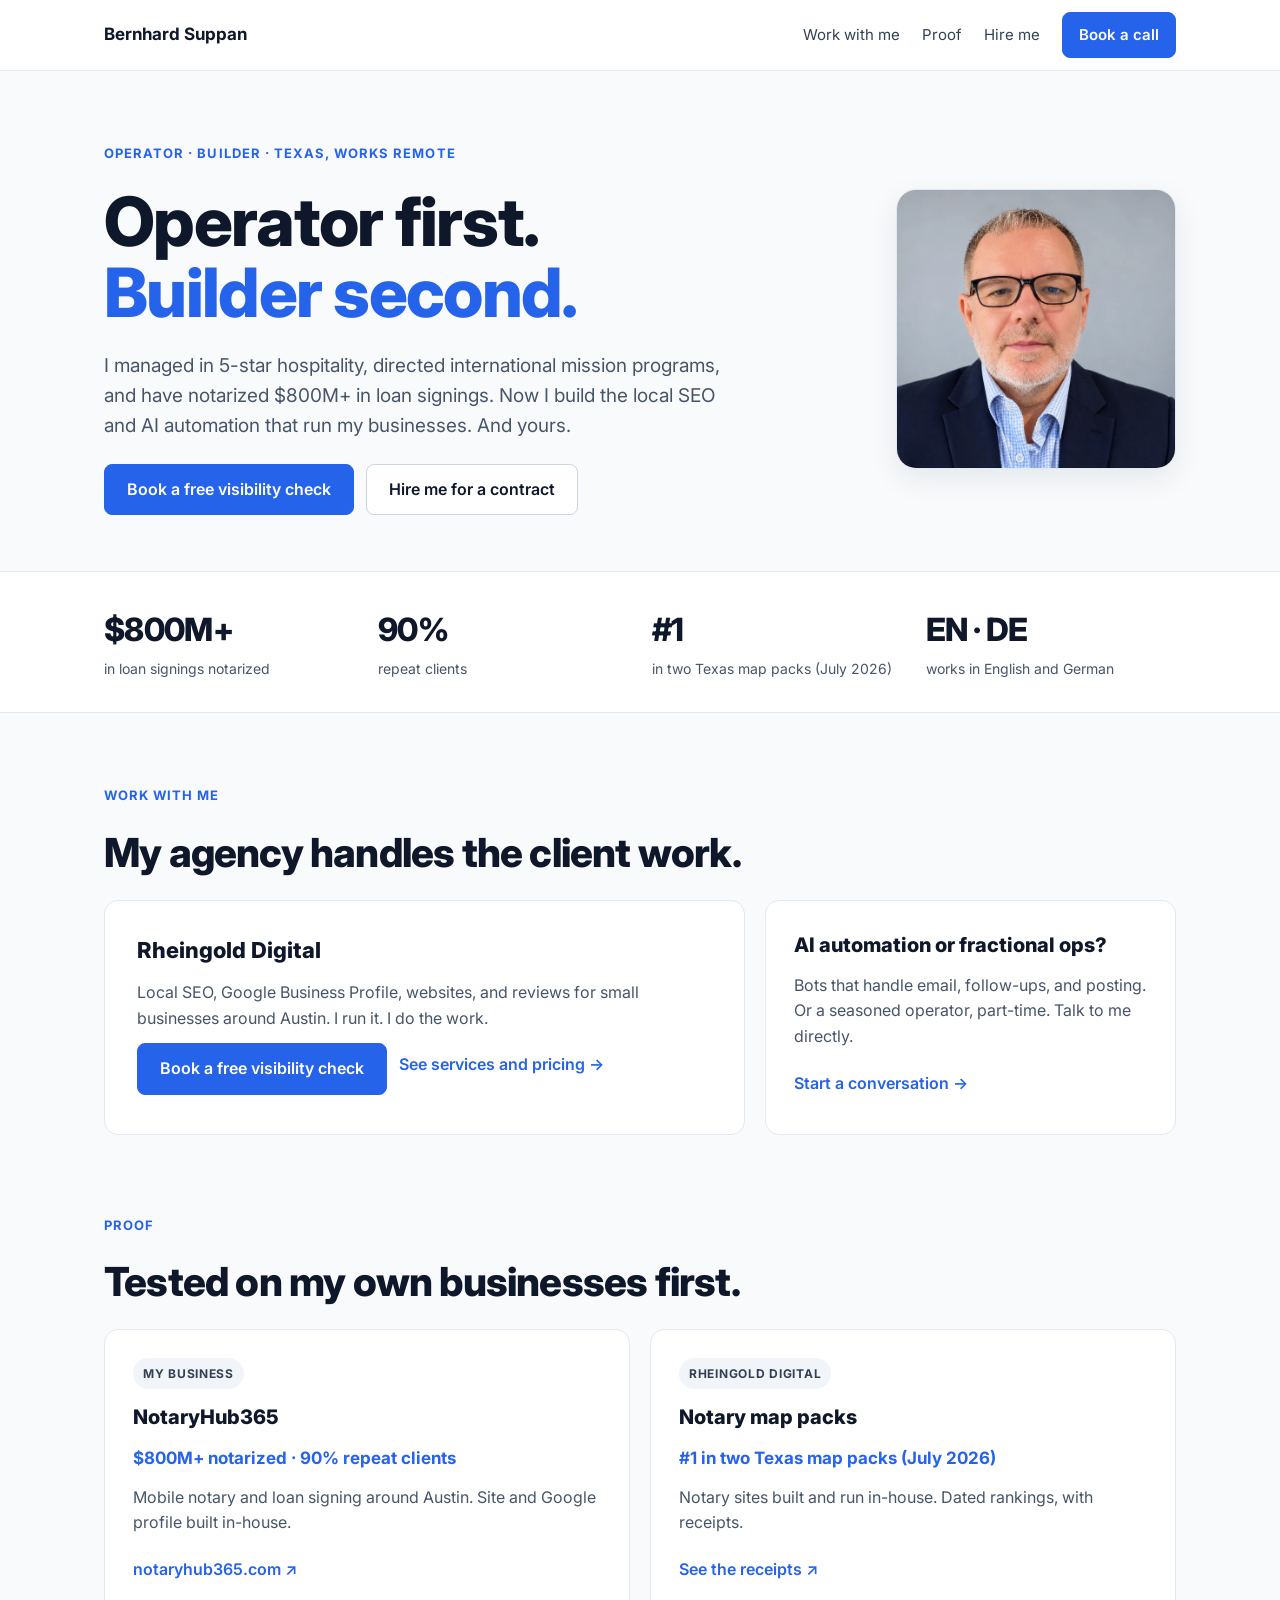
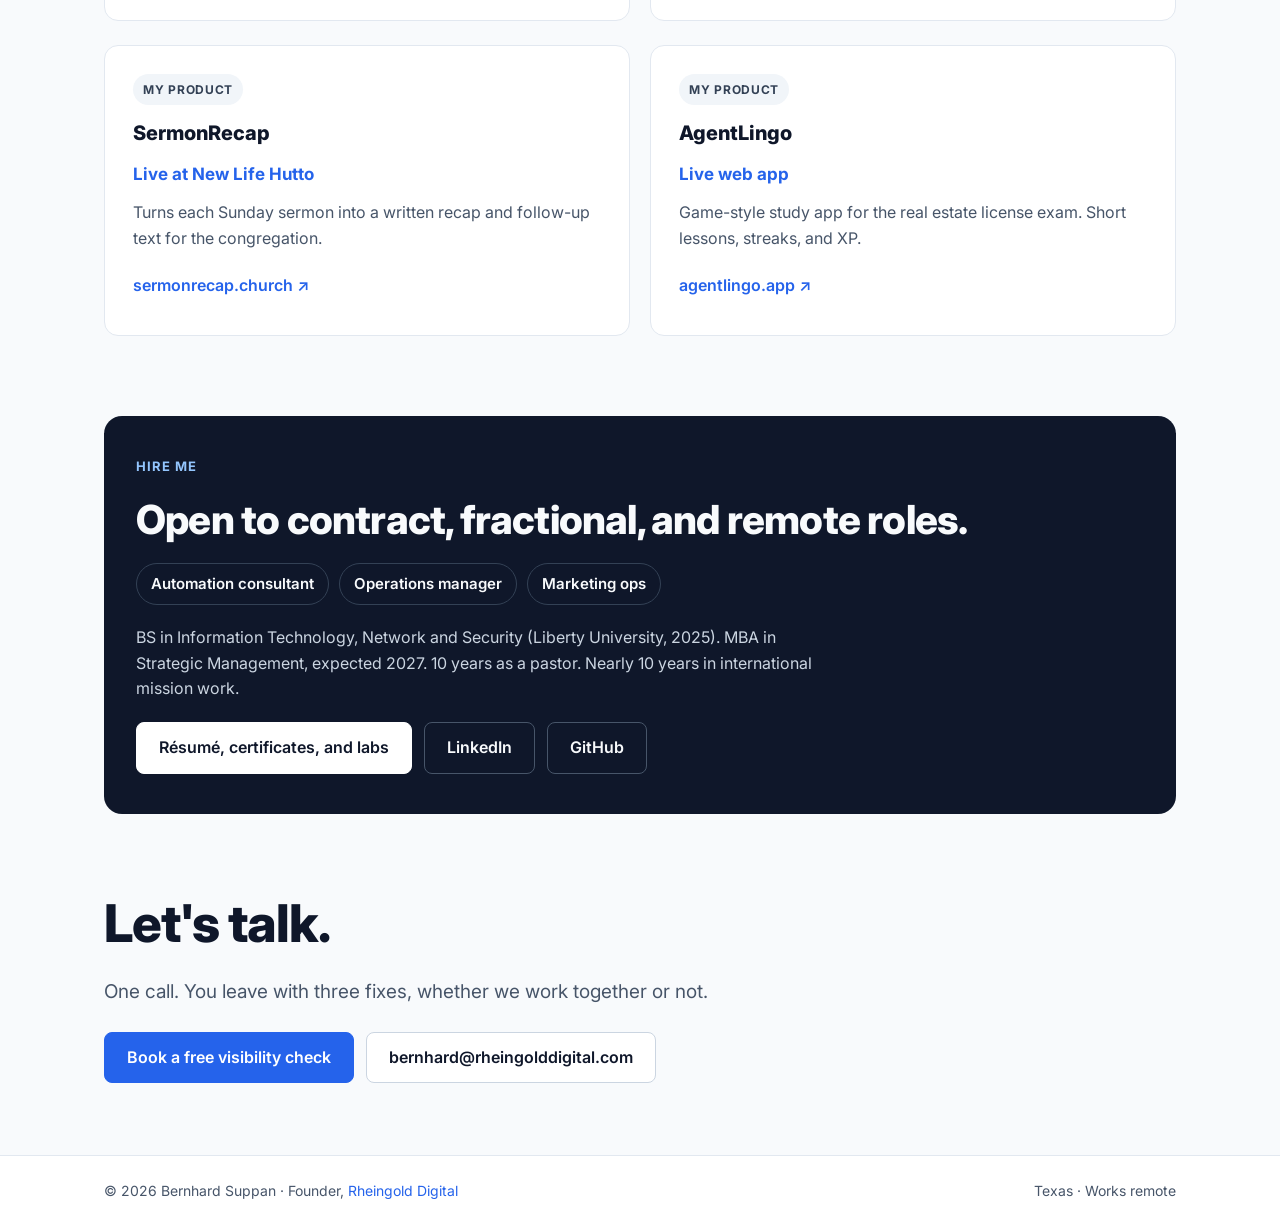
<file: index.html>
<!DOCTYPE html>
<html lang="en">
<head>
<meta charset="UTF-8">
<meta name="viewport" content="width=device-width, initial-scale=1.0">
<title>Bernhard Suppan | Operator, Local SEO + AI Automation</title>
<meta name="description" content="Bernhard Suppan: operator and builder in Texas. $800M+ in loan signings notarized, 90% repeat clients. Local SEO and AI automation through Rheingold Digital. Open to contract and fractional work.">
<link rel="canonical" href="https://bernhardsuppan.com/">
<link rel="icon" href="favicon.svg" type="image/svg+xml">
<meta property="og:type" content="profile">
<meta property="og:url" content="https://bernhardsuppan.com/">
<meta property="og:title" content="Bernhard Suppan | Operator first. Builder second.">
<meta property="og:description" content="$800M+ in loan signings notarized. Now building local SEO and AI automation for small businesses. Open to contract and fractional work.">
<meta property="og:image" content="https://bernhardsuppan.com/assets/headshot.jpg">
<meta name="twitter:card" content="summary">
<link rel="preconnect" href="https://fonts.googleapis.com">
<link href="https://fonts.googleapis.com/css2?family=Inter:wght@400;500;600;700;800&display=swap" rel="stylesheet">
<link rel="stylesheet" href="site.css">
<script type="application/ld+json">
{"@context":"https://schema.org","@type":"Person","name":"Bernhard Suppan","url":"https://bernhardsuppan.com/","image":"https://bernhardsuppan.com/assets/headshot.jpg","jobTitle":"Founder","worksFor":{"@type":"Organization","name":"Rheingold Digital","url":"https://rheingolddigital.com/"},"alumniOf":{"@type":"CollegeOrUniversity","name":"Liberty University"},"knowsLanguage":["en","de"],"address":{"@type":"PostalAddress","addressRegion":"TX","addressCountry":"US"},"sameAs":["https://www.linkedin.com/in/bernhardsuppan","https://github.com/Rheingold777"]}
</script>
<!-- Google Analytics 4 (G-V70C5KFFZ8): fires only on the live domain, not on previews/localhost -->
<script>
(function () {
  var LIVE = ['bernhardsuppan.com','www.bernhardsuppan.com'];
  window.dataLayer = window.dataLayer || [];
  window.gtag = function () { dataLayer.push(arguments); };
  if (LIVE.indexOf(location.hostname) === -1) return;
  var s = document.createElement('script');
  s.async = true;
  s.src = 'https://www.googletagmanager.com/gtag/js?id=G-V70C5KFFZ8';
  document.head.appendChild(s);
  gtag('js', new Date());
  gtag('config', 'G-V70C5KFFZ8');
  document.addEventListener('click', function (e) {
    var a = e.target.closest && e.target.closest('a[href]');
    if (!a) return;
    var href = a.getAttribute('href') || '';
    if (href.indexOf('tel:') === 0) gtag('event', 'call_click', { link_url: href });
    else if (href.indexOf('sms:') === 0) gtag('event', 'text_click', { link_url: href });
    else if (href.indexOf('mailto:') === 0) gtag('event', 'email_click', { link_url: href });
  });
})();
</script>
</head>
<body>

<header class="top"><div class="wrap">
<a class="brand" href="/">Bernhard Suppan</a>
<nav class="nav" aria-label="Main">
<a href="#work">Work with me</a>
<a href="#proof">Proof</a>
<a href="#hire">Hire me</a>
<a class="btn p" href="https://rheingolddigital.com/contact">Book a call</a>
</nav>
</div></header>

<main>
<div class="wrap">
<section class="hero" aria-label="Intro">
<div class="copy">
<p class="eyebrow">Operator · Builder · Texas, works remote</p>
<h1><span>Operator first.</span><span class="ac">Builder second.</span></h1>
<p class="lead">I managed in 5-star hospitality, directed international mission programs, and have notarized $800M+ in loan signings. Now I build the local SEO and AI automation that run my businesses. And yours.</p>
<div class="btns">
<a class="btn p" href="https://rheingolddigital.com/contact">Book a free visibility check</a>
<a class="btn" href="#hire">Hire me for a contract</a>
</div>
</div>
<picture><source srcset="assets/headshot.webp" type="image/webp"><img src="assets/headshot.jpg" alt="Bernhard Suppan" width="640" height="640"></picture>
</section>
</div>

<div class="stats"><div class="wrap">
<div class="stat"><b>$800M+</b><span>in loan signings notarized</span></div>
<div class="stat"><b>90%</b><span>repeat clients</span></div>
<div class="stat"><b>#1</b><span>in two Texas map packs (July 2026)</span></div>
<div class="stat"><b>EN · DE</b><span>works in English and German</span></div>
</div></div>

<div class="wrap">
<section id="work" class="sec">
<p class="eyebrow">Work with me</p>
<h2>My agency handles the client work.</h2>
<div class="row">
<div class="card big">
<span class="big-t">Rheingold Digital</span>
<p>Local SEO, Google Business Profile, websites, and reviews for small businesses around Austin. I run it. I do the work.</p>
<div class="btns">
<a class="btn p" href="https://rheingolddigital.com/contact">Book a free visibility check</a>
<a class="more" href="https://rheingolddigital.com/">See services and pricing →</a>
</div>
</div>
<div class="card">
<h3>AI automation or fractional ops?</h3>
<p>Bots that handle email, follow-ups, and posting. Or a seasoned operator, part-time. Talk to me directly.</p>
<a class="more" href="#contact">Start a conversation →</a>
</div>
</div>
</section>

<section id="proof" class="sec">
<p class="eyebrow">Proof</p>
<h2>Tested on my own businesses first.</h2>
<div class="row">
<div class="card">
<span class="tag">My business</span>
<h3>NotaryHub365</h3>
<span class="res">$800M+ notarized · 90% repeat clients</span>
<p>Mobile notary and loan signing around Austin. Site and Google profile built in-house.</p>
<a class="more" href="https://notaryhub365.com/">notaryhub365.com ↗</a>
</div>
<div class="card">
<span class="tag">Rheingold Digital</span>
<h3>Notary map packs</h3>
<span class="res">#1 in two Texas map packs (July 2026)</span>
<p>Notary sites built and run in-house. Dated rankings, with receipts.</p>
<a class="more" href="https://rheingolddigital.com/">See the receipts ↗</a>
</div>
</div>
<div class="row">
<div class="card">
<span class="tag">My product</span>
<h3>SermonRecap</h3>
<span class="res">Live at New Life Hutto</span>
<p>Turns each Sunday sermon into a written recap and follow-up text for the congregation.</p>
<a class="more" href="https://sermonrecap.church/">sermonrecap.church ↗</a>
</div>
<div class="card">
<span class="tag">My product</span>
<h3>AgentLingo</h3>
<span class="res">Live web app</span>
<p>Game-style study app for the real estate license exam. Short lessons, streaks, and XP.</p>
<a class="more" href="https://agentlingo.app/">agentlingo.app ↗</a>
</div>
</div>
</section>

<section id="hire">
<div class="dark">
<p class="eyebrow">Hire me</p>
<h2>Open to contract, fractional, and remote roles.</h2>
<div class="pills"><span>Automation consultant</span><span>Operations manager</span><span>Marketing ops</span></div>
<p>BS in Information Technology, Network and Security (Liberty University, 2025). MBA in Strategic Management, expected 2027. 10 years as a pastor. Nearly 10 years in international mission work.</p>
<div class="btns">
<a class="btn" href="resume.html">Résumé, certificates, and labs</a>
<a class="btn o" href="https://www.linkedin.com/in/bernhardsuppan">LinkedIn</a>
<a class="btn o" href="https://github.com/Rheingold777">GitHub</a>
</div>
</div>
</section>
</div>

<div class="wrap">
<section id="contact" class="contact sec">
<h2>Let's talk.</h2>
<p class="lead">One call. You leave with three fixes, whether we work together or not.</p>
<div class="btns">
<a class="btn p" href="https://rheingolddigital.com/contact">Book a free visibility check</a>
<a class="btn" href="mailto:bernhard@rheingolddigital.com">bernhard@rheingolddigital.com</a>
</div>
</section>
</div>
</main>

<footer><div class="wrap">
<span>© 2026 Bernhard Suppan · Founder, <a href="https://rheingolddigital.com/">Rheingold Digital</a></span>
<span>Texas · Works remote</span>
</div></footer>
</body>
</html>
</file>
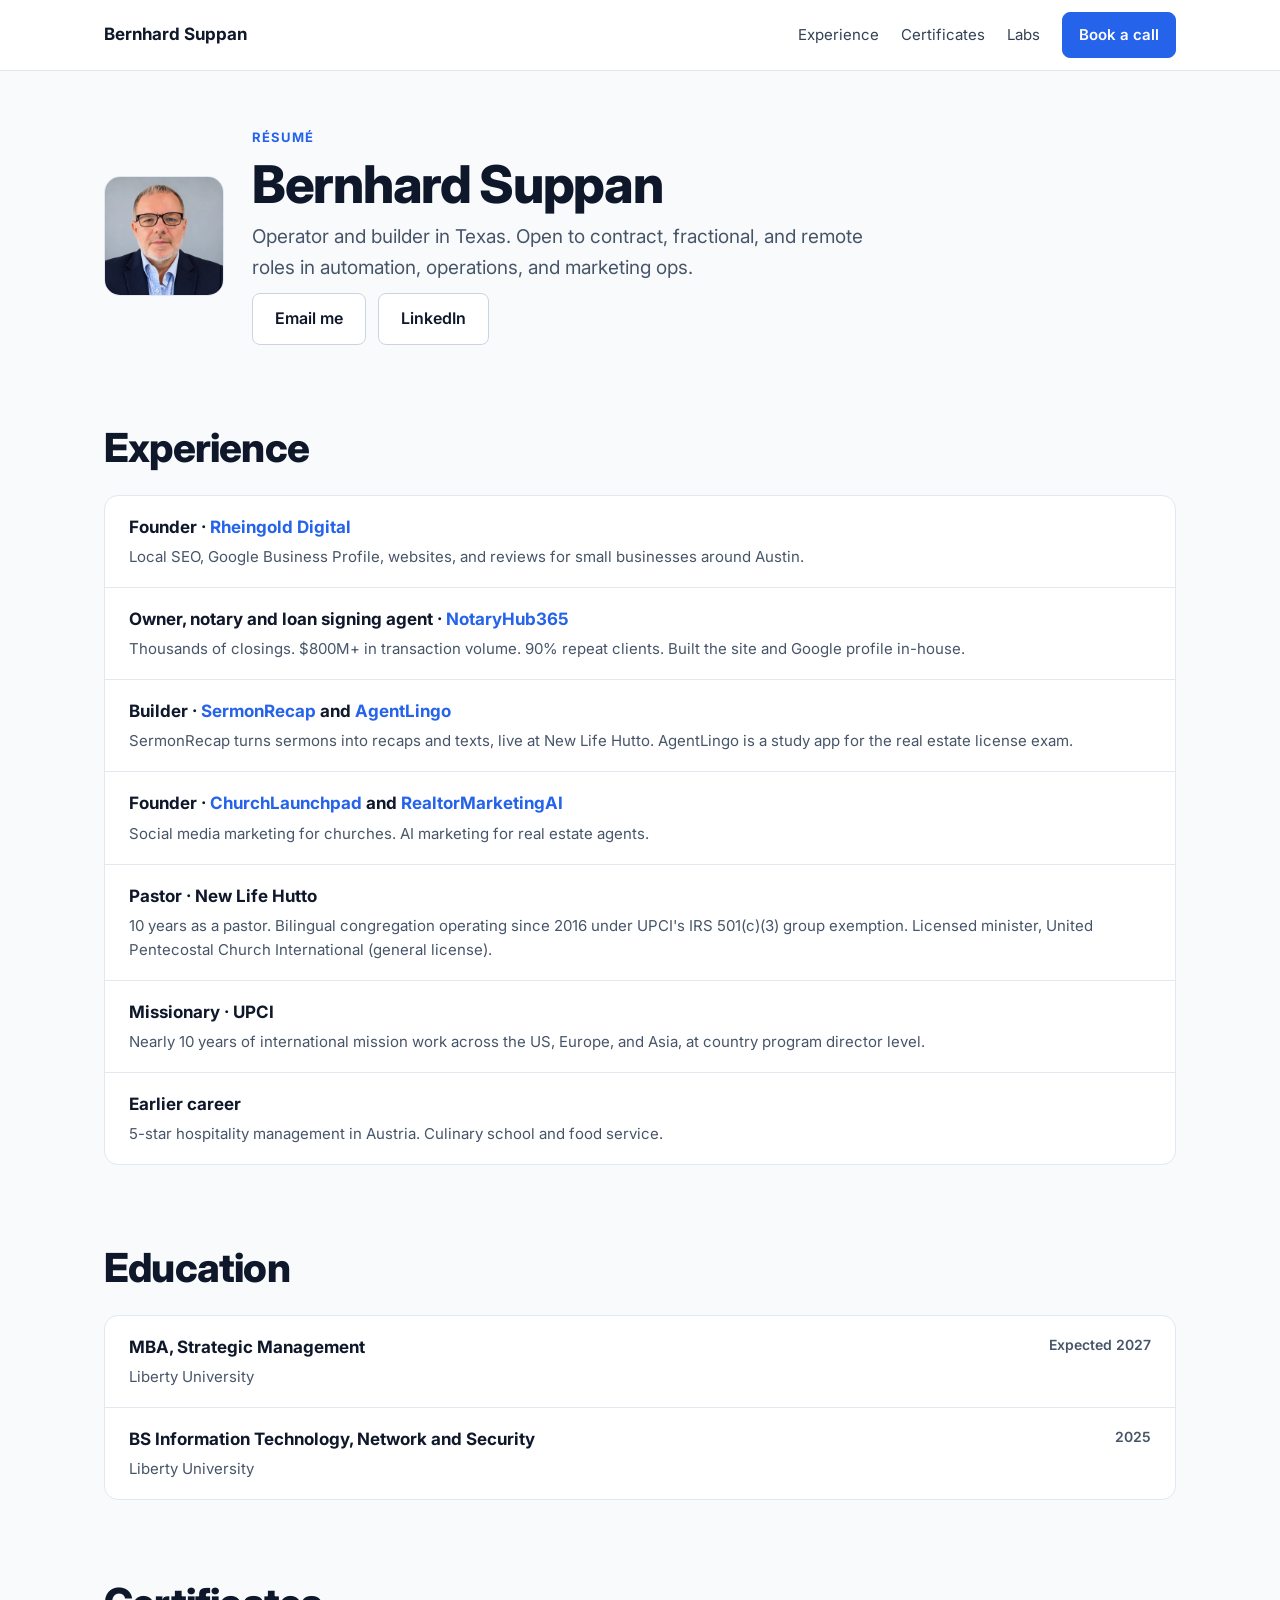
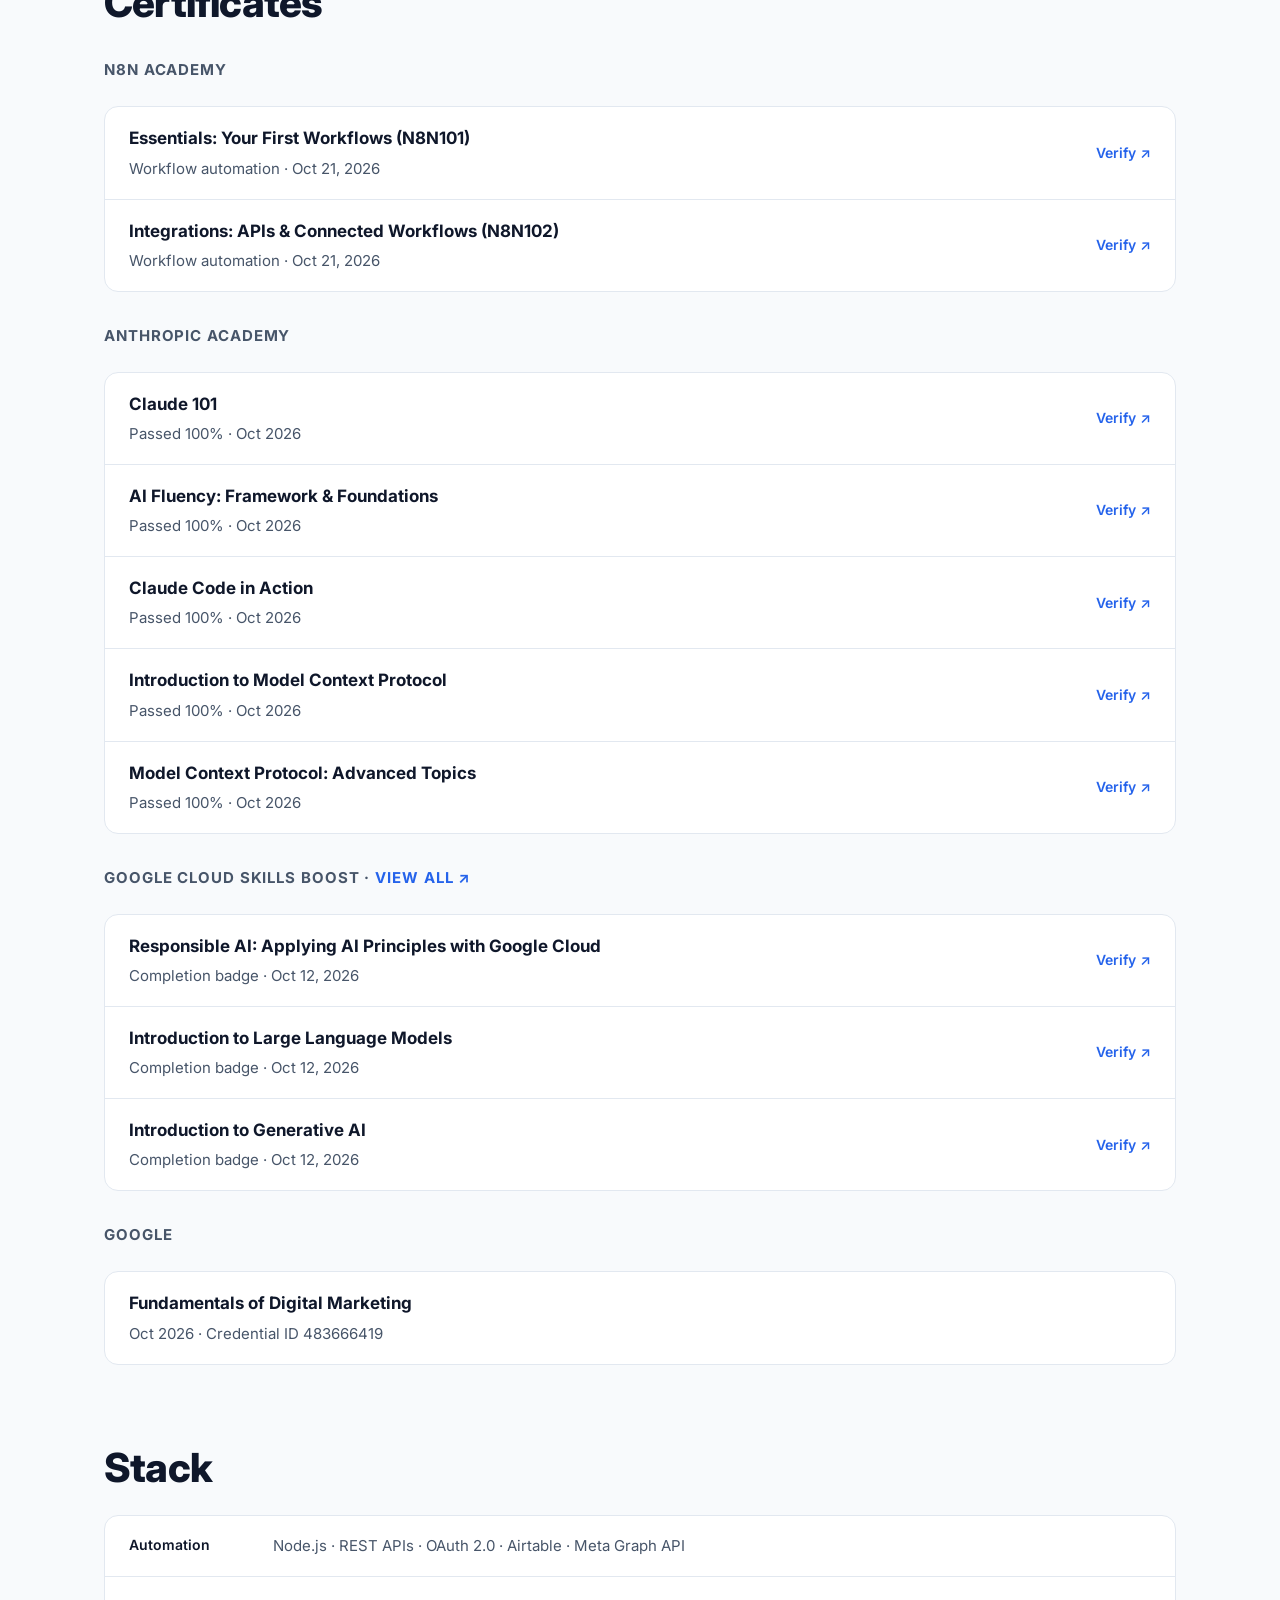
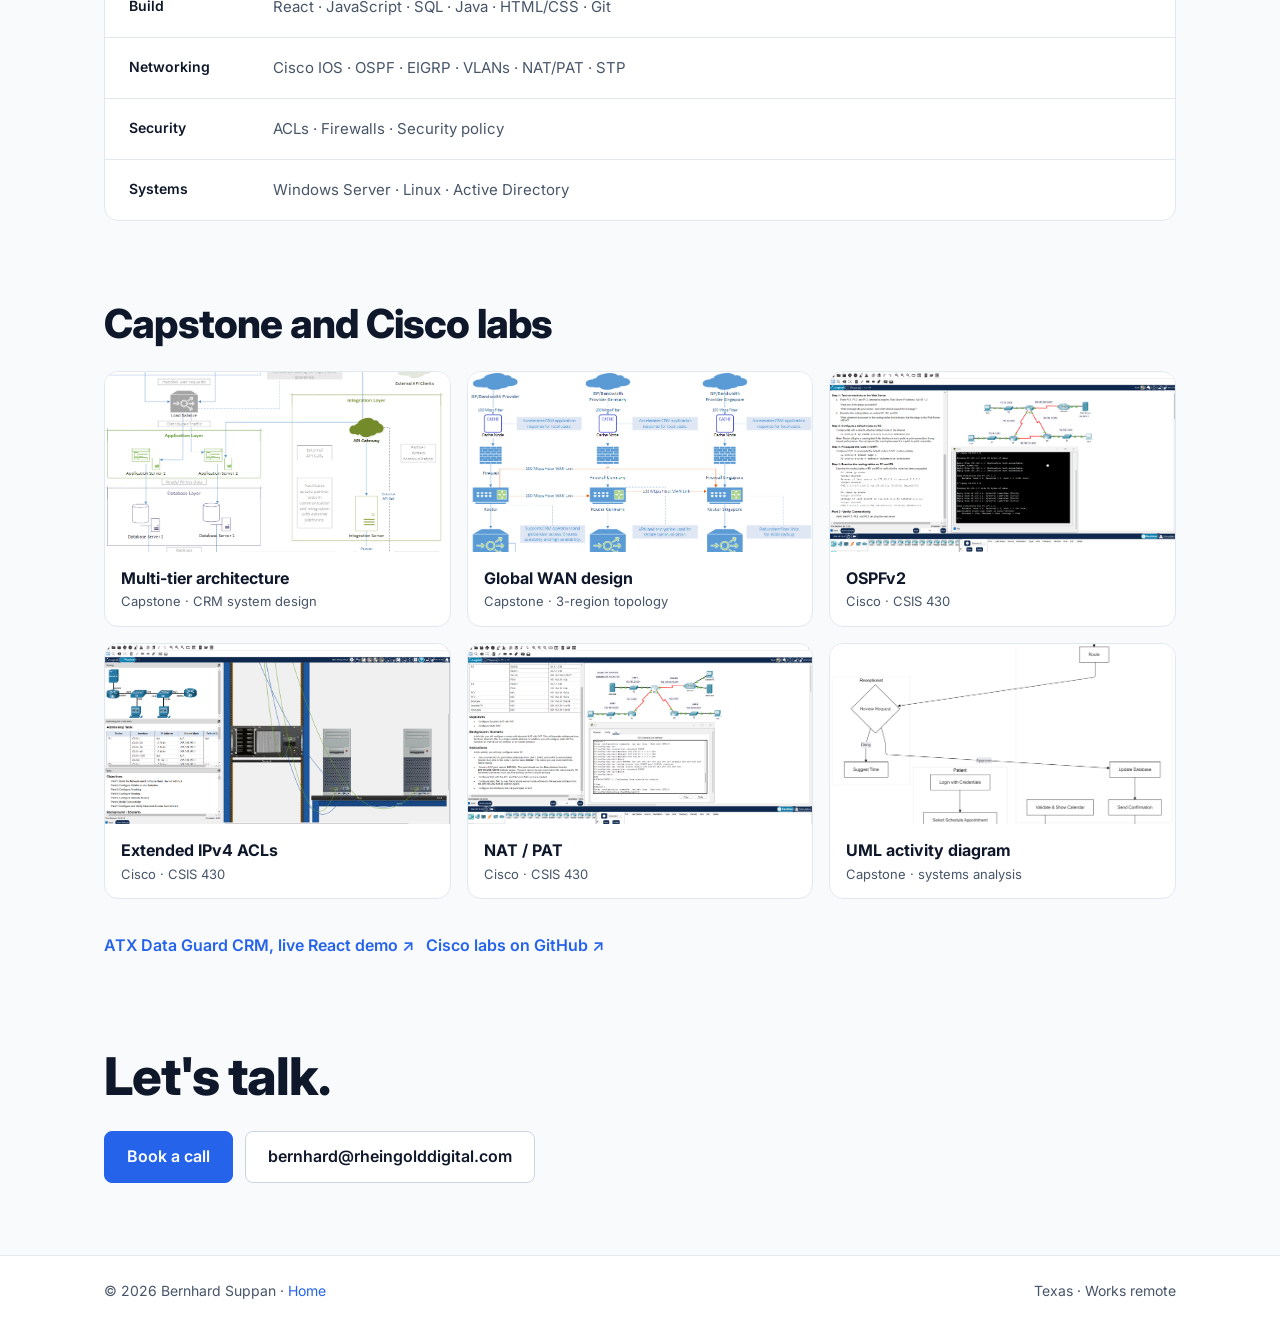
<file: resume.html>
<!DOCTYPE html>
<html lang="en">
<head>
<meta charset="UTF-8">
<meta name="viewport" content="width=device-width, initial-scale=1.0">
<title>Résumé | Bernhard Suppan</title>
<meta name="description" content="Bernhard Suppan résumé: experience, education, certificates, Cisco and capstone labs, and technical stack.">
<link rel="canonical" href="https://bernhardsuppan.com/resume.html">
<link rel="icon" href="favicon.svg" type="image/svg+xml">
<meta property="og:type" content="profile">
<meta property="og:url" content="https://bernhardsuppan.com/resume.html">
<meta property="og:title" content="Résumé | Bernhard Suppan">
<meta property="og:description" content="Experience, education, certificates, labs, and stack.">
<meta property="og:image" content="https://bernhardsuppan.com/assets/headshot.jpg">
<meta name="twitter:card" content="summary">
<link rel="preconnect" href="https://fonts.googleapis.com">
<link href="https://fonts.googleapis.com/css2?family=Inter:wght@400;500;600;700;800&display=swap" rel="stylesheet">
<link rel="stylesheet" href="site.css">
<!-- Google Analytics 4 (G-V70C5KFFZ8): fires only on the live domain, not on previews/localhost -->
<script>
(function () {
  var LIVE = ['bernhardsuppan.com','www.bernhardsuppan.com'];
  window.dataLayer = window.dataLayer || [];
  window.gtag = function () { dataLayer.push(arguments); };
  if (LIVE.indexOf(location.hostname) === -1) return;
  var s = document.createElement('script');
  s.async = true;
  s.src = 'https://www.googletagmanager.com/gtag/js?id=G-V70C5KFFZ8';
  document.head.appendChild(s);
  gtag('js', new Date());
  gtag('config', 'G-V70C5KFFZ8');
  document.addEventListener('click', function (e) {
    var a = e.target.closest && e.target.closest('a[href]');
    if (!a) return;
    var href = a.getAttribute('href') || '';
    if (href.indexOf('tel:') === 0) gtag('event', 'call_click', { link_url: href });
    else if (href.indexOf('sms:') === 0) gtag('event', 'text_click', { link_url: href });
    else if (href.indexOf('mailto:') === 0) gtag('event', 'email_click', { link_url: href });
  });
})();
</script>
</head>
<body>

<header class="top"><div class="wrap">
<a class="brand" href="/">Bernhard Suppan</a>
<nav class="nav" aria-label="Main">
<a href="#experience">Experience</a>
<a href="#certificates">Certificates</a>
<a href="#labs">Labs</a>
<a class="btn p" href="https://rheingolddigital.com/contact">Book a call</a>
</nav>
</div></header>

<main><div class="wrap">

<section class="rhead" aria-label="Summary">
<picture><source srcset="assets/headshot.webp" type="image/webp"><img src="assets/headshot.jpg" alt="Bernhard Suppan" width="640" height="640"></picture>
<div class="copy">
<p class="eyebrow">Résumé</p>
<h1>Bernhard Suppan</h1>
<p class="lead">Operator and builder in Texas. Open to contract, fractional, and remote roles in automation, operations, and marketing ops.</p>
<p class="print">bernhard@rheingolddigital.com · bernhardsuppan.com · linkedin.com/in/bernhardsuppan</p>
<div class="btns noprint">
<a class="btn" href="mailto:bernhard@rheingolddigital.com">Email me</a>
<a class="btn" href="https://www.linkedin.com/in/bernhardsuppan">LinkedIn</a>
</div>
</div>
</section>

<section id="experience" class="sec">
<h2>Experience</h2>
<div class="list">
<div class="item"><div class="what"><b>Founder · <a href="https://rheingolddigital.com/">Rheingold Digital</a></b><span>Local SEO, Google Business Profile, websites, and reviews for small businesses around Austin.</span></div></div>
<div class="item"><div class="what"><b>Owner, notary and loan signing agent · <a href="https://notaryhub365.com/">NotaryHub365</a></b><span>Thousands of closings. $800M+ in transaction volume. 90% repeat clients. Built the site and Google profile in-house.</span></div></div>
<div class="item"><div class="what"><b>Builder · <a href="https://sermonrecap.church/">SermonRecap</a> and <a href="https://agentlingo.app/">AgentLingo</a></b><span>SermonRecap turns sermons into recaps and texts, live at New Life Hutto. AgentLingo is a study app for the real estate license exam.</span></div></div>
<div class="item"><div class="what"><b>Founder · <a href="https://churchlaunchpad.org/">ChurchLaunchpad</a> and <a href="https://realtormarketingai.com/">RealtorMarketingAI</a></b><span>Social media marketing for churches. AI marketing for real estate agents.</span></div></div>
<div class="item"><div class="what"><b>Pastor · New Life Hutto</b><span>10 years as a pastor. Bilingual congregation operating since 2016 under UPCI's IRS 501(c)(3) group exemption. Licensed minister, United Pentecostal Church International (general license).</span></div></div>
<div class="item"><div class="what"><b>Missionary · UPCI</b><span>Nearly 10 years of international mission work across the US, Europe, and Asia, at country program director level.</span></div></div>
<div class="item"><div class="what"><b>Earlier career</b><span>5-star hospitality management in Austria. Culinary school and food service.</span></div></div>
</div>
</section>

<section id="education" class="sec">
<h2>Education</h2>
<div class="list">
<div class="item"><div class="what"><b>MBA, Strategic Management</b><span>Liberty University</span></div><span class="when">Expected 2027</span></div>
<div class="item"><div class="what"><b>BS Information Technology, Network and Security</b><span>Liberty University</span></div><span class="when">2025</span></div>
</div>
</section>

<section id="certificates" class="sec">
<h2>Certificates</h2>
<h3 class="grp">n8n Academy</h3>
<div class="list">
<div class="item"><div class="what"><b>Essentials: Your First Workflows (N8N101)</b><span>Workflow automation · Oct 21, 2026</span></div><a class="vf noprint" href="https://learn.n8n.io/certificates/46a1b34488364c549dd7f6780900d7b6">Verify ↗</a></div>
<div class="item"><div class="what"><b>Integrations: APIs &amp; Connected Workflows (N8N102)</b><span>Workflow automation · Oct 21, 2026</span></div><a class="vf noprint" href="https://learn.n8n.io/certificates/8546677f58e34935ae199342fce291b9">Verify ↗</a></div>
</div>
<h3 class="grp">Anthropic Academy</h3>
<div class="list">
<div class="item"><div class="what"><b>Claude 101</b><span>Passed 100% · Oct 2026</span></div><a class="vf noprint" href="https://verify.skilljar.com/c/3dv4jkt984a2">Verify ↗</a></div>
<div class="item"><div class="what"><b>AI Fluency: Framework &amp; Foundations</b><span>Passed 100% · Oct 2026</span></div><a class="vf noprint" href="https://academy.claude.com/verify/4eb1d12a921b70a8415e87278ca25619">Verify ↗</a></div>
<div class="item"><div class="what"><b>Claude Code in Action</b><span>Passed 100% · Oct 2026</span></div><a class="vf noprint" href="https://academy.claude.com/verify/f83b4004936eb5883d4b7469997f448d">Verify ↗</a></div>
<div class="item"><div class="what"><b>Introduction to Model Context Protocol</b><span>Passed 100% · Oct 2026</span></div><a class="vf noprint" href="https://academy.claude.com/verify/8bc126b3c636fe4b3e0284db522e80e6">Verify ↗</a></div>
<div class="item"><div class="what"><b>Model Context Protocol: Advanced Topics</b><span>Passed 100% · Oct 2026</span></div><a class="vf noprint" href="https://academy.claude.com/verify/62d82185ee038b88aa3bcbc15c853c36">Verify ↗</a></div>
</div>
<h3 class="grp">Google Cloud Skills Boost · <a class="noprint" href="https://www.skills.google/public_profiles/6789182f-9c75-49cd-b3df-f62cb9f403fa">View all ↗</a></h3>
<div class="list">
<div class="item"><div class="what"><b>Responsible AI: Applying AI Principles with Google Cloud</b><span>Completion badge · Oct 12, 2026</span></div><a class="vf noprint" href="https://www.skills.google/public_profiles/6789182f-9c75-49cd-b3df-f62cb9f403fa/badges/28826274">Verify ↗</a></div>
<div class="item"><div class="what"><b>Introduction to Large Language Models</b><span>Completion badge · Oct 12, 2026</span></div><a class="vf noprint" href="https://www.skills.google/public_profiles/6789182f-9c75-49cd-b3df-f62cb9f403fa/badges/28826271">Verify ↗</a></div>
<div class="item"><div class="what"><b>Introduction to Generative AI</b><span>Completion badge · Oct 12, 2026</span></div><a class="vf noprint" href="https://www.skills.google/public_profiles/6789182f-9c75-49cd-b3df-f62cb9f403fa/badges/28826254">Verify ↗</a></div>
</div>
<h3 class="grp">Google</h3>
<div class="list">
<div class="item"><div class="what"><b>Fundamentals of Digital Marketing</b><span>Oct 2026 · Credential ID 483666419</span></div></div>
</div>
</section>

<section id="stack" class="sec skills">
<h2>Stack</h2>
<div class="list">
<div class="item"><span class="when">Automation</span><div class="what"><span>Node.js · REST APIs · OAuth 2.0 · Airtable · Meta Graph API</span></div></div>
<div class="item"><span class="when">Build</span><div class="what"><span>React · JavaScript · SQL · Java · HTML/CSS · Git</span></div></div>
<div class="item"><span class="when">Networking</span><div class="what"><span>Cisco IOS · OSPF · EIGRP · VLANs · NAT/PAT · STP</span></div></div>
<div class="item"><span class="when">Security</span><div class="what"><span>ACLs · Firewalls · Security policy</span></div></div>
<div class="item"><span class="when">Systems</span><div class="what"><span>Windows Server · Linux · Active Directory</span></div></div>
</div>
</section>

<section id="labs" class="sec noprint">
<h2>Capstone and Cisco labs</h2>
<div class="labs">
<figure class="lab"><img src="assets/n-tier-architecture.png" alt="Multi-tier architecture" loading="lazy"><figcaption><b>Multi-tier architecture</b><span>Capstone · CRM system design</span></figcaption></figure>
<figure class="lab"><img src="assets/distributed-network.png" alt="Global WAN design" loading="lazy"><figcaption><b>Global WAN design</b><span>Capstone · 3-region topology</span></figcaption></figure>
<figure class="lab"><img src="assets/ospfv2-lab.png" alt="OSPFv2" loading="lazy"><figcaption><b>OSPFv2</b><span>Cisco · CSIS 430</span></figcaption></figure>
<figure class="lab"><img src="assets/acl-config.png" alt="Extended IPv4 ACLs" loading="lazy"><figcaption><b>Extended IPv4 ACLs</b><span>Cisco · CSIS 430</span></figcaption></figure>
<figure class="lab"><img src="assets/nat-ipv4.png" alt="NAT / PAT" loading="lazy"><figcaption><b>NAT / PAT</b><span>Cisco · CSIS 430</span></figcaption></figure>
<figure class="lab"><img src="assets/activity-diagram.png" alt="UML activity diagram" loading="lazy"><figcaption><b>UML activity diagram</b><span>Capstone · systems analysis</span></figcaption></figure>
</div>
<div class="btns">
<a class="more" href="https://rheingold777.github.io/atx-crm-demo/">ATX Data Guard CRM, live React demo ↗</a>
<a class="more" href="https://github.com/Rheingold777/cisco-networking-labs">Cisco labs on GitHub ↗</a>
</div>
</section>

<section class="contact sec">
<h2>Let's talk.</h2>
<div class="btns">
<a class="btn p" href="https://rheingolddigital.com/contact">Book a call</a>
<a class="btn" href="mailto:bernhard@rheingolddigital.com">bernhard@rheingolddigital.com</a>
</div>
</section>

</div></main>

<footer><div class="wrap">
<span>© 2026 Bernhard Suppan · <a href="/">Home</a></span>
<span>Texas · Works remote</span>
</div></footer>
</body>
</html>
</file>
<file: site.css>
:root{--bg:#F8FAFC;--card:#FFFFFF;--tx:#0F172A;--mute:#475569;--line:#E2E8F0;--line2:#CBD5E1;--ac:#2563EB;--ac2:#1D4ED8;--soft:#F1F5F9;--dark:#0F172A}
*{box-sizing:border-box;margin:0;padding:0}
html{scroll-behavior:smooth}
body{background:var(--bg);color:var(--tx);font:16px/1.6 Inter,-apple-system,"Segoe UI",Roboto,sans-serif;-webkit-font-smoothing:antialiased}
a{color:var(--ac);text-decoration:none}a:hover{color:var(--ac2)}
img{max-width:100%;display:block}
.wrap{max-width:1120px;margin:0 auto;padding:0 24px}
.top{background:var(--card);border-bottom:1px solid var(--line);position:sticky;top:0;z-index:10}
.top .wrap{display:flex;flex-wrap:wrap;gap:12px 24px;align-items:center;justify-content:space-between;padding-top:12px;padding-bottom:12px}
.brand{font-weight:700;font-size:17px;color:var(--tx)}
.nav{display:flex;flex-wrap:wrap;gap:8px 22px;align-items:center;font-size:15px}
.nav a{color:#334155}.nav a:hover{color:var(--ac)}
.btn{display:inline-flex;align-items:center;justify-content:center;min-height:48px;padding:12px 22px;border-radius:8px;font-weight:600;font-size:16px;border:1px solid var(--line2);background:var(--card);color:var(--tx);text-align:center}
.btn:hover{border-color:var(--ac);color:var(--tx)}
.btn.p{background:var(--ac);border-color:var(--ac);color:#fff}.btn.p:hover{background:var(--ac2);color:#fff}
.nav .btn{min-height:44px;padding:10px 16px;font-size:15px}
.nav .btn.p{color:#fff}
.btns{display:flex;flex-wrap:wrap;gap:12px}
.eyebrow{font-size:13px;font-weight:700;letter-spacing:.08em;text-transform:uppercase;color:var(--ac)}
h1{font-size:clamp(40px,6vw,68px);line-height:1.05;font-weight:800;letter-spacing:-.025em}
h1 span{display:block}h1 .ac{color:var(--ac)}
h2{font-size:clamp(28px,3.6vw,40px);line-height:1.15;font-weight:800;letter-spacing:-.02em}
.lead{font-size:19px;color:var(--mute);max-width:620px}
.hero{display:flex;flex-wrap:wrap;gap:48px;align-items:center;padding:72px 0 56px}
.hero .copy{flex:999 1 520px;min-width:0;display:flex;flex-direction:column;gap:22px}
.hero picture img{width:280px;height:280px;border-radius:20px;object-fit:cover;border:1px solid var(--line);box-shadow:0 10px 30px rgba(15,23,42,.08)}
.stats{background:var(--card);border-top:1px solid var(--line);border-bottom:1px solid var(--line)}
.stats .wrap{display:flex;flex-wrap:wrap;gap:24px;padding-top:32px;padding-bottom:32px}
.stat{flex:1 1 200px;display:flex;flex-direction:column;gap:2px}
.stat b{font-size:32px;font-weight:800;letter-spacing:-.02em}.stat span{font-size:14px;color:var(--mute)}
section{padding:72px 0 8px}
.sec{display:flex;flex-direction:column;gap:24px}
.row{display:flex;flex-wrap:wrap;gap:20px}
.card{background:var(--card);border:1px solid var(--line);border-radius:14px;padding:28px;display:flex;flex-direction:column;gap:12px;flex:1 1 300px;min-width:0}
.card.big{flex:2 1 420px;padding:32px}
.card h3{font-size:20px;font-weight:800}
.card .big-t{font-size:22px;font-weight:800}
.card p{color:var(--mute);font-size:16px}
.card .res{font-size:17px;font-weight:700;color:var(--ac)}
.tag{align-self:flex-start;font-size:12px;font-weight:700;letter-spacing:.06em;text-transform:uppercase;color:#334155;background:var(--soft);padding:6px 10px;border-radius:999px}
.more{font-weight:600;min-height:44px;display:inline-flex;align-items:center;align-self:flex-start}
.dark{background:var(--dark);color:#F8FAFC;border-radius:18px;padding:40px 32px;display:flex;flex-direction:column;gap:20px}
.dark .eyebrow{color:#93C5FD}.dark p{color:#CBD5E1;max-width:680px}
.pills{display:flex;flex-wrap:wrap;gap:10px}
.pills span{font-size:15px;font-weight:600;border:1px solid #334155;padding:8px 14px;border-radius:999px}
.dark .btn{background:#fff;color:var(--tx);border-color:#fff}
.dark .btn.o{background:transparent;color:#F8FAFC;border-color:#475569}
.dark .more{color:#93C5FD}
.contact{padding:72px 0}
.contact h2{font-size:clamp(32px,4.4vw,52px)}
footer{border-top:1px solid var(--line);background:var(--card)}
footer .wrap{display:flex;flex-wrap:wrap;gap:12px;justify-content:space-between;padding-top:24px;padding-bottom:24px;font-size:14px;color:var(--mute)}
/* resume page */
.rhead{padding:56px 0 8px;display:flex;flex-wrap:wrap;gap:28px;align-items:center}
.rhead picture img{width:120px;height:120px;border-radius:16px;object-fit:cover;border:1px solid var(--line)}
.rhead .copy{flex:1 1 420px;display:flex;flex-direction:column;gap:10px}
.rhead h1{font-size:clamp(34px,5vw,52px)}
.list{background:var(--card);border:1px solid var(--line);border-radius:14px;overflow:hidden}
.item{display:flex;flex-wrap:wrap;gap:4px 24px;padding:18px 24px;border-top:1px solid var(--line)}
.item:first-child{border-top:0}
.item .what{flex:1 1 320px;min-width:0;display:flex;flex-direction:column;gap:4px}
.item b{font-size:17px}.item .what span{color:var(--mute);font-size:15px}
.item .when{flex:0 0 auto;color:var(--mute);font-size:14px;font-weight:600}
.item a.vf{font-size:14px;font-weight:600;align-self:center}
h3.grp{font-size:15px;font-weight:700;color:var(--mute);text-transform:uppercase;letter-spacing:.06em;margin-top:8px}
.labs{display:grid;grid-template-columns:repeat(auto-fit,minmax(min(100%,300px),1fr));gap:16px}
.lab{background:var(--card);border:1px solid var(--line);border-radius:14px;overflow:hidden}
.lab img{width:100%;height:180px;object-fit:cover;background:#fff}
.lab figcaption{padding:14px 16px;display:flex;flex-direction:column}.lab figcaption span{font-size:13px;color:var(--mute)}
.skills .item .when{flex:0 0 120px;color:var(--tx)}
.print{display:none}
@media(max-width:640px){.hero{padding:40px 0 40px;gap:28px}.hero picture{order:-1}.hero picture img{width:140px;height:140px}.nav a:not(.btn){display:none}section{padding:56px 0 8px}.dark{padding:32px 22px}.card,.card.big{padding:22px}.btns .btn{flex:1 1 100%}}
@media print{.top,.contact,footer,.noprint{display:none}body{background:#fff}.list,.lab{border-color:#ccc}section{padding:20px 0 0}.labs{display:none}.print{display:block}}
</file>
